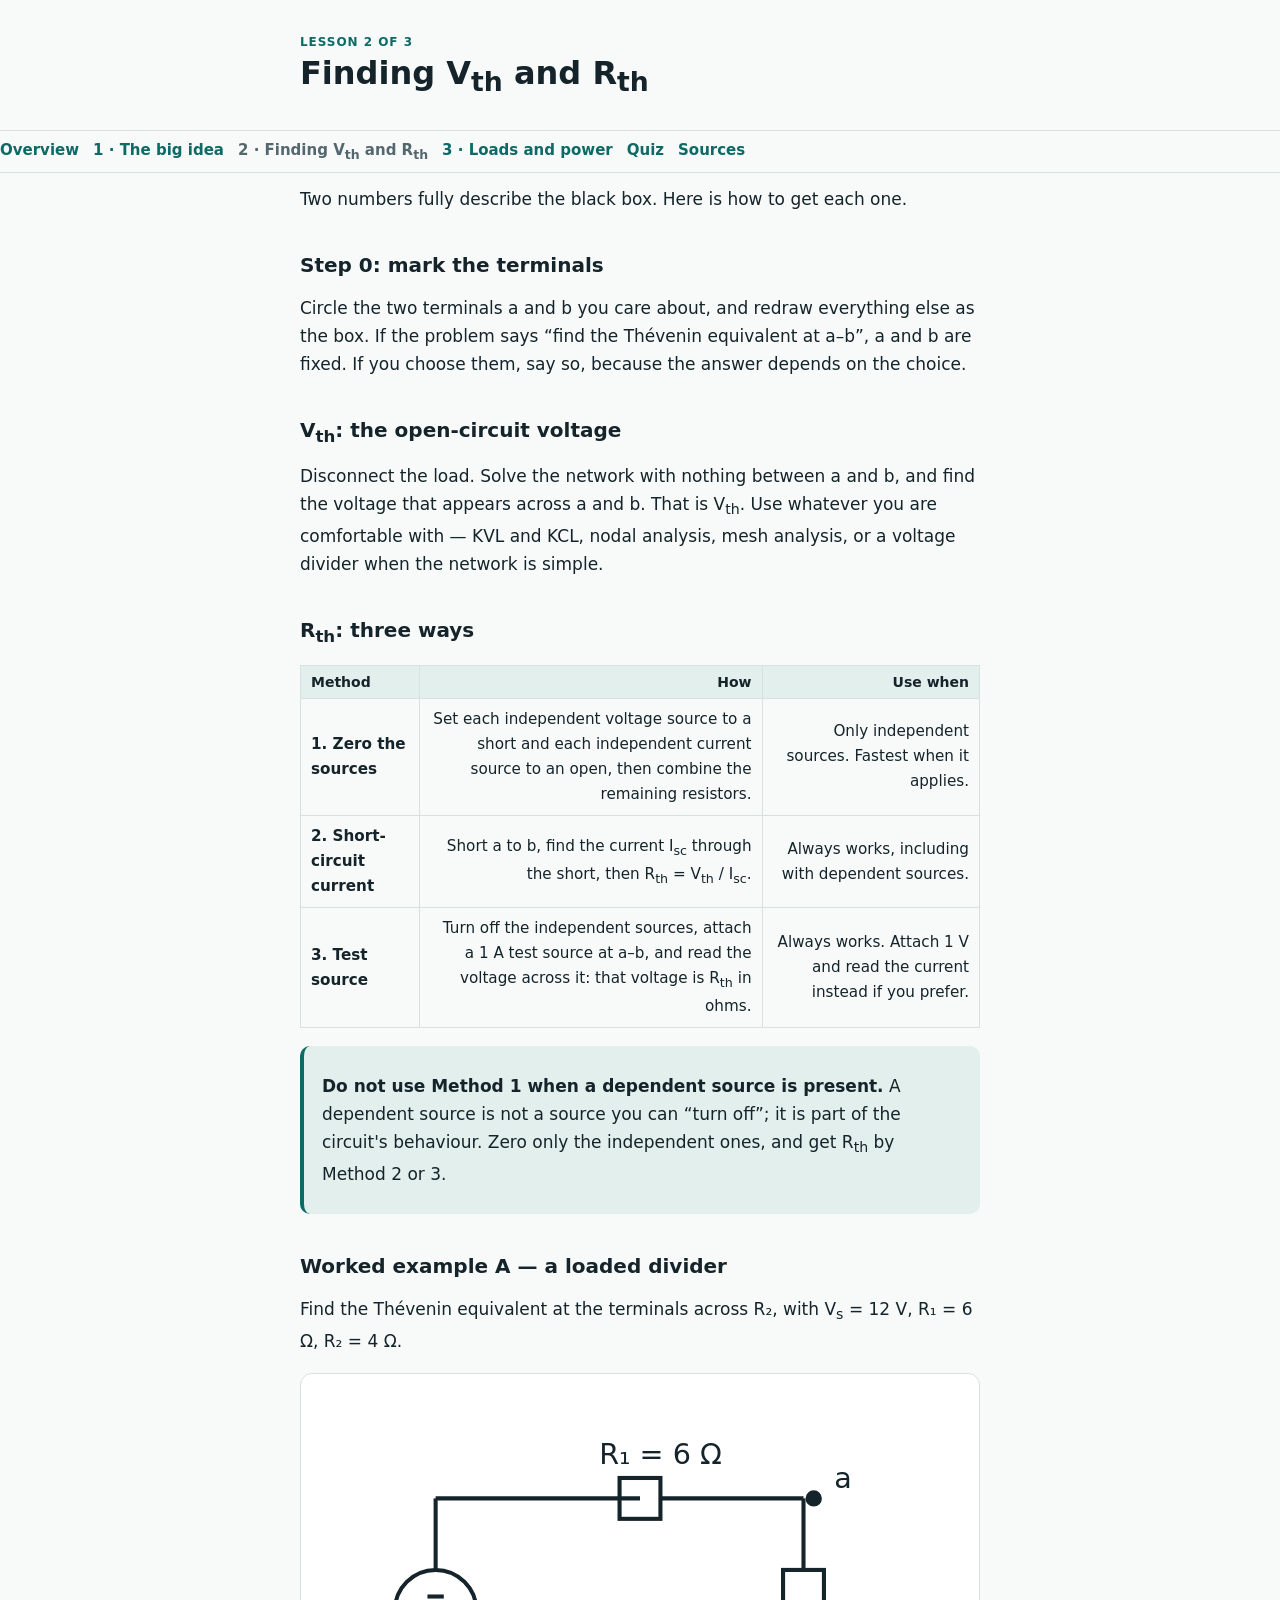
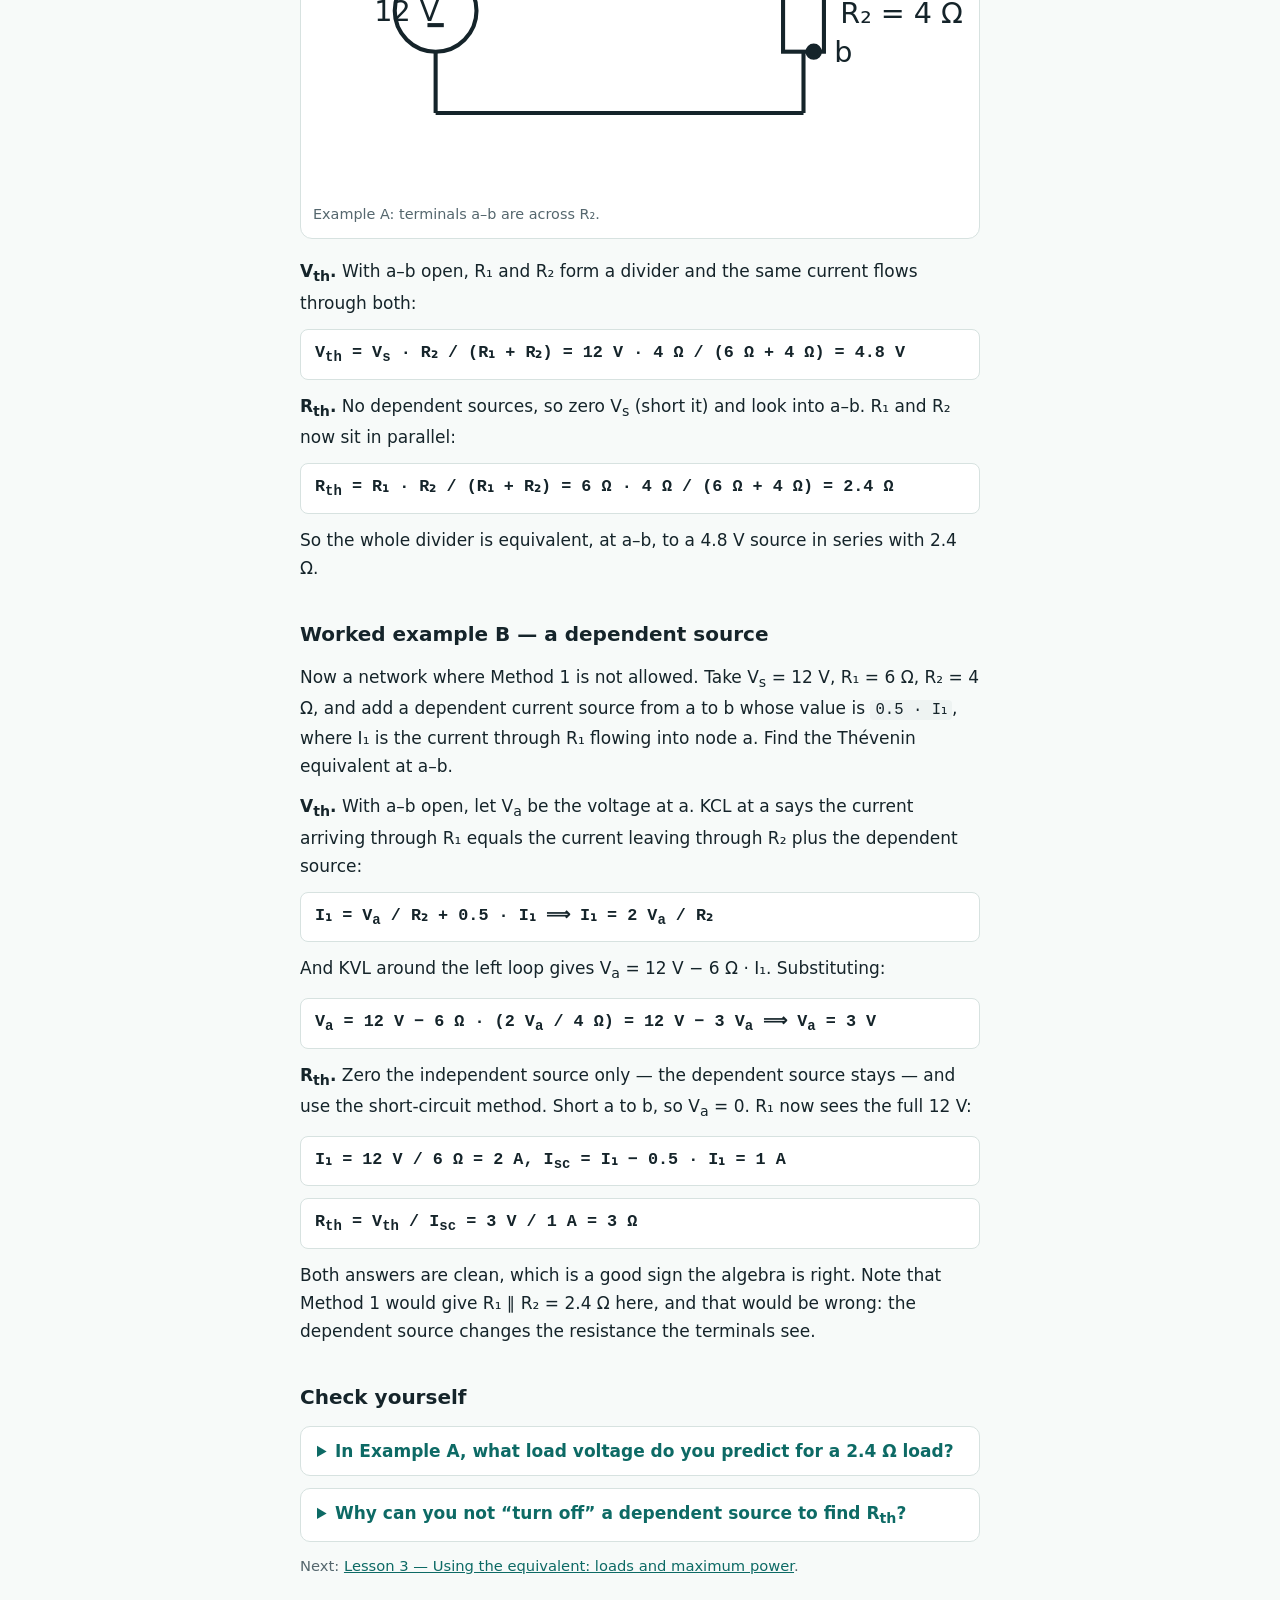
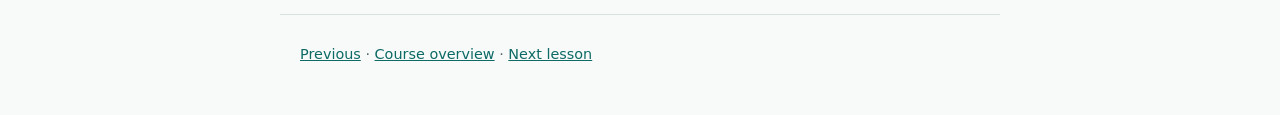
<file: lesson2.html>
<!doctype html>
<html lang="en">
<head>
<meta charset="utf-8">
<meta name="viewport" content="width=device-width, initial-scale=1">
<title>Lesson 2 — Finding V_th and R_th</title>
<link rel="stylesheet" href="style.css">
</head>
<body>
<header class="site">
  <p class="kicker">Lesson 2 of 3</p>
  <h1>Finding V<sub>th</sub> and R<sub>th</sub></h1>
</header>
<nav class="lessons" aria-label="Lessons">
  <a href="index.html">Overview</a>
  <a href="lesson1.html">1 · The big idea</a>
  <a href="lesson2.html" aria-current="page">2 · Finding V<sub>th</sub> and R<sub>th</sub></a>
  <a href="lesson3.html">3 · Loads and power</a>
  <a href="quiz.html">Quiz</a>
  <a href="sources.html">Sources</a>
</nav>
<main>
  <p>Two numbers fully describe the black box. Here is how to get each one.</p>

  <h2>Step 0: mark the terminals</h2>
  <p>Circle the two terminals a and b you care about, and redraw everything else as the box. If the problem says “find the Thévenin equivalent at a–b”, a and b are fixed. If you choose them, say so, because the answer depends on the choice.</p>

  <h2>V<sub>th</sub>: the open-circuit voltage</h2>
  <p>Disconnect the load. Solve the network with nothing between a and b, and find the voltage that appears across a and b. That is V<sub>th</sub>. Use whatever you are comfortable with — KVL and KCL, nodal analysis, mesh analysis, or a voltage divider when the network is simple.</p>

  <h2>R<sub>th</sub>: three ways</h2>
  <table>
    <thead>
      <tr><th>Method</th><th>How</th><th>Use when</th></tr>
    </thead>
    <tbody>
      <tr>
        <td><strong>1. Zero the sources</strong></td>
        <td>Set each independent voltage source to a short and each independent current source to an open, then combine the remaining resistors.</td>
        <td>Only independent sources. Fastest when it applies.</td>
      </tr>
      <tr>
        <td><strong>2. Short-circuit current</strong></td>
        <td>Short a to b, find the current I<sub>sc</sub> through the short, then R<sub>th</sub> = V<sub>th</sub> / I<sub>sc</sub>.</td>
        <td>Always works, including with dependent sources.</td>
      </tr>
      <tr>
        <td><strong>3. Test source</strong></td>
        <td>Turn off the independent sources, attach a 1 A test source at a–b, and read the voltage across it: that voltage is R<sub>th</sub> in ohms.</td>
        <td>Always works. Attach 1 V and read the current instead if you prefer.</td>
      </tr>
    </tbody>
  </table>
  <div class="box">
    <p><strong>Do not use Method 1 when a dependent source is present.</strong> A dependent source is not a source you can “turn off”; it is part of the circuit's behaviour. Zero only the independent ones, and get R<sub>th</sub> by Method 2 or 3.</p>
  </div>

  <h2>Worked example A — a loaded divider</h2>
  <p>Find the Thévenin equivalent at the terminals across R₂, with V<sub>s</sub> = 12 V, R₁ = 6 Ω, R₂ = 4 Ω.</p>
  <figure class="fig">
    <svg viewBox="0 0 320 200" role="img" aria-label="A 12 volt source in series with a 6 ohm resistor and a 4 ohm resistor to ground, with terminals a and b across the 4 ohm resistor.">
      <g fill="none" stroke="currentColor" stroke-width="2">
        <circle cx="60" cy="110" r="20"/>
        <line x1="56" y1="103" x2="64" y2="103"/>
        <line x1="56" y1="117" x2="64" y2="117"/>
        <line x1="60" y1="90" x2="60" y2="55"/>
        <line x1="60" y1="55" x2="160" y2="55"/>
        <rect x="150" y="45" width="20" height="20" fill="none"/>
        <line x1="170" y1="55" x2="240" y2="55"/>
        <line x1="240" y1="55" x2="240" y2="90"/>
        <rect x="230" y="90" width="20" height="40"/>
        <line x1="240" y1="130" x2="240" y2="160"/>
        <line x1="60" y1="130" x2="60" y2="160"/>
        <line x1="60" y1="160" x2="240" y2="160"/>
        <circle cx="245" cy="55" r="3" fill="currentColor"/>
        <circle cx="245" cy="130" r="3" fill="currentColor"/>
      </g>
      <text x="30" y="115" font-size="14" fill="currentColor">12 V</text>
      <text x="140" y="38" font-size="14" fill="currentColor">R₁ = 6 Ω</text>
      <text x="258" y="116" font-size="14" fill="currentColor">R₂ = 4 Ω</text>
      <text x="255" y="50" font-size="14" fill="currentColor">a</text>
      <text x="255" y="135" font-size="14" fill="currentColor">b</text>
    </svg>
    <figcaption>Example A: terminals a–b are across R₂.</figcaption>
  </figure>
  <p><strong>V<sub>th</sub>.</strong> With a–b open, R₁ and R₂ form a divider and the same current flows through both:</p>
  <span class="eq">V<sub>th</sub> = V<sub>s</sub> · R₂ / (R₁ + R₂) = 12 V · 4 Ω / (6 Ω + 4 Ω) = 4.8 V</span>
  <p><strong>R<sub>th</sub>.</strong> No dependent sources, so zero V<sub>s</sub> (short it) and look into a–b. R₁ and R₂ now sit in parallel:</p>
  <span class="eq">R<sub>th</sub> = R₁ · R₂ / (R₁ + R₂) = 6 Ω · 4 Ω / (6 Ω + 4 Ω) = 2.4 Ω</span>
  <p>So the whole divider is equivalent, at a–b, to a 4.8 V source in series with 2.4 Ω.</p>

  <h2>Worked example B — a dependent source</h2>
  <p>Now a network where Method 1 is not allowed. Take V<sub>s</sub> = 12 V, R₁ = 6 Ω, R₂ = 4 Ω, and add a dependent current source from a to b whose value is <code>0.5 · I₁</code>, where I₁ is the current through R₁ flowing into node a. Find the Thévenin equivalent at a–b.</p>
  <p><strong>V<sub>th</sub>.</strong> With a–b open, let V<sub>a</sub> be the voltage at a. KCL at a says the current arriving through R₁ equals the current leaving through R₂ plus the dependent source:</p>
  <span class="eq">I₁ = V<sub>a</sub> / R₂ + 0.5 · I₁   ⟹   I₁ = 2 V<sub>a</sub> / R₂</span>
  <p>And KVL around the left loop gives V<sub>a</sub> = 12 V − 6 Ω · I₁. Substituting:</p>
  <span class="eq">V<sub>a</sub> = 12 V − 6 Ω · (2 V<sub>a</sub> / 4 Ω) = 12 V − 3 V<sub>a</sub>   ⟹   V<sub>a</sub> = 3 V</span>
  <p><strong>R<sub>th</sub>.</strong> Zero the independent source only — the dependent source stays — and use the short-circuit method. Short a to b, so V<sub>a</sub> = 0. R₁ now sees the full 12 V:</p>
  <span class="eq">I₁ = 12 V / 6 Ω = 2 A,   I<sub>sc</sub> = I₁ − 0.5 · I₁ = 1 A</span>
  <span class="eq">R<sub>th</sub> = V<sub>th</sub> / I<sub>sc</sub> = 3 V / 1 A = 3 Ω</span>
  <p>Both answers are clean, which is a good sign the algebra is right. Note that Method 1 would give R₁ ∥ R₂ = 2.4 Ω here, and that would be wrong: the dependent source changes the resistance the terminals see.</p>

  <h2>Check yourself</h2>
  <details>
    <summary>In Example A, what load voltage do you predict for a 2.4 Ω load?</summary>
    <p>The load equals R<sub>th</sub>, so it splits the source evenly: V<sub>L</sub> = V<sub>th</sub> · R<sub>L</sub> / (R<sub>th</sub> + R<sub>L</sub>) = 4.8 V · 2.4 / (2.4 + 2.4) = <strong>2.4 V</strong>. The current is 2.4 V ÷ 2.4 Ω = 1 A. Lesson 3 shows why that particular load is special.</p>
  </details>
  <details>
    <summary>Why can you not “turn off” a dependent source to find R<sub>th</sub>?</summary>
    <p>Because it is not an independent input — its value is set by a voltage or current elsewhere in the circuit. Setting it to zero would change the very currents that control it, so the circuit you analyse would no longer be the one you were given. Zero the independent sources, keep the dependent one, and use the short-circuit or test-source method.</p>
  </details>

  <p class="note">Next: <a href="lesson3.html">Lesson 3 — Using the equivalent: loads and maximum power</a>.</p>
</main>
<footer class="site">
  <p><a href="lesson1.html">Previous</a> · <a href="index.html">Course overview</a> · <a href="lesson3.html">Next lesson</a></p>
</footer>
</body>
</html>
</file>
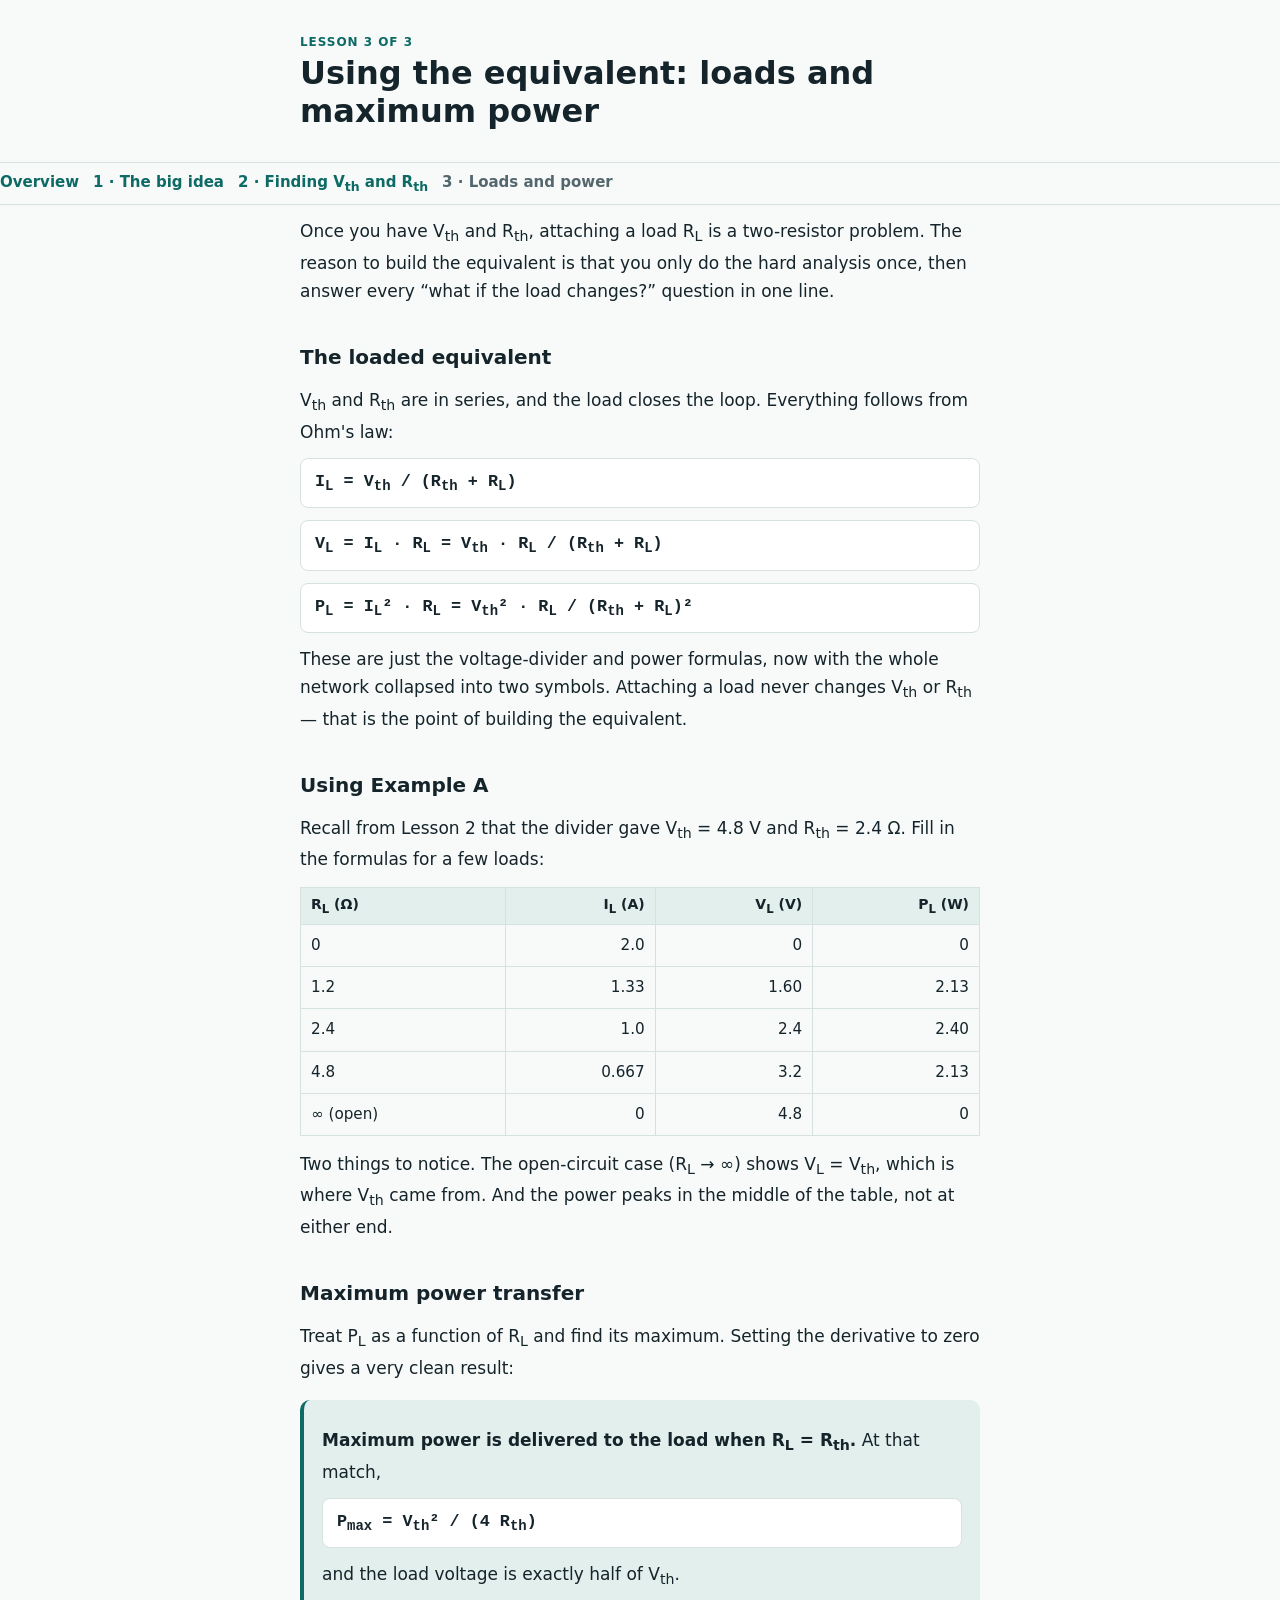
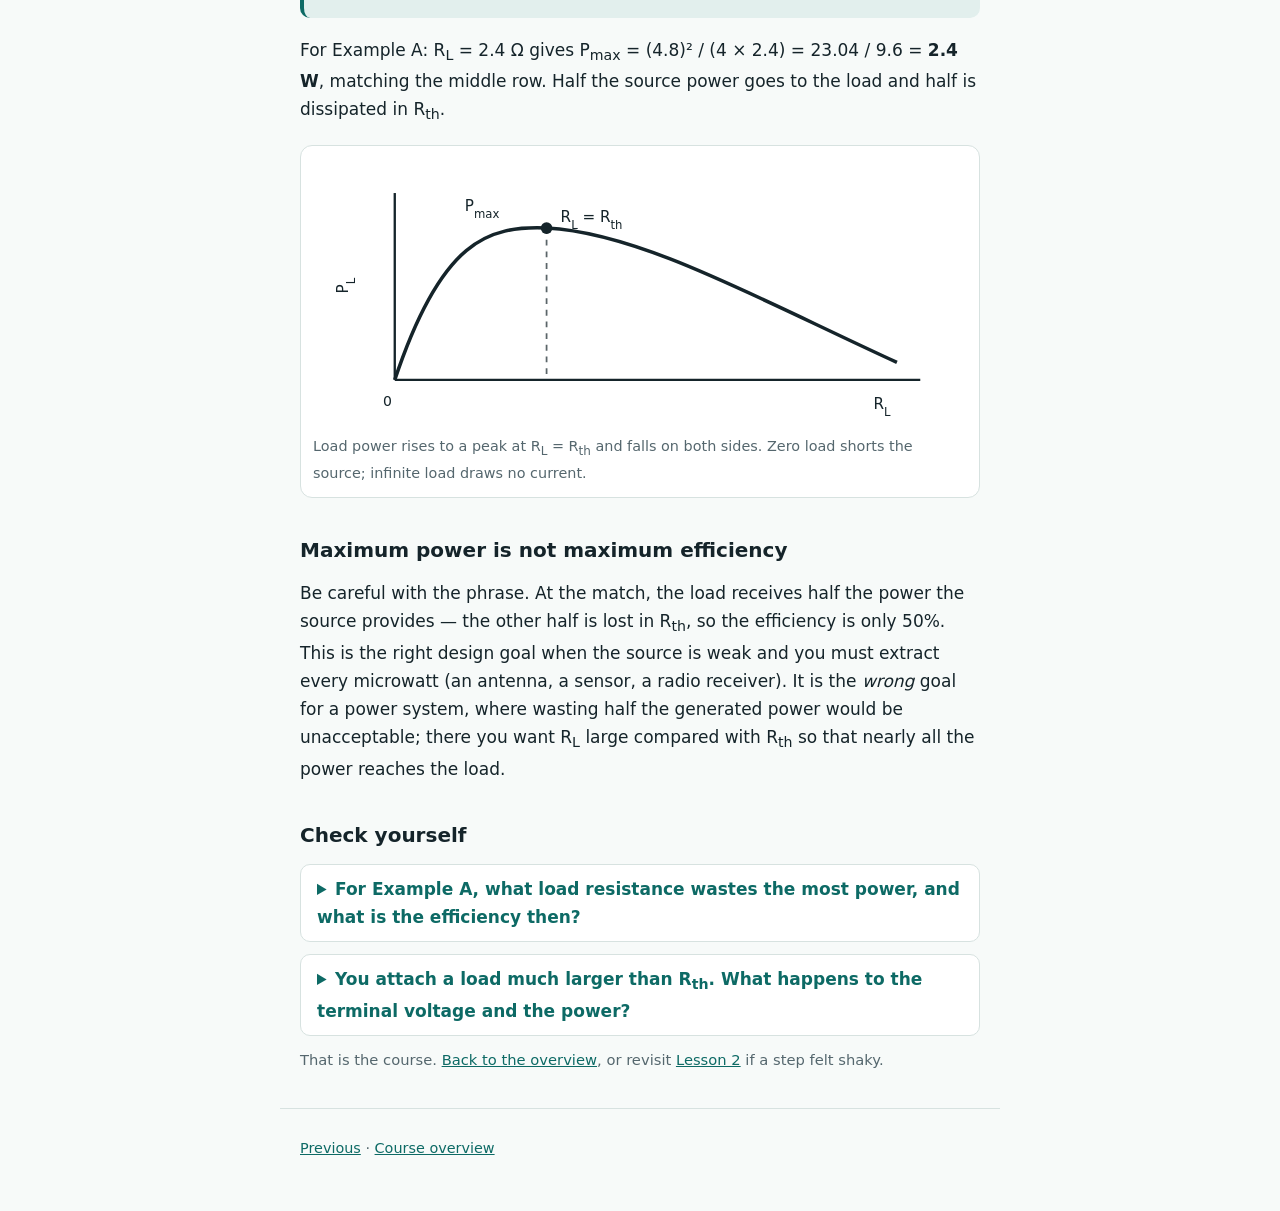
<file: lesson3.html>
<!doctype html>
<html lang="en">
<head>
<meta charset="utf-8">
<meta name="viewport" content="width=device-width, initial-scale=1">
<title>Lesson 3 — Loads and maximum power</title>
<link rel="stylesheet" href="style.css">
</head>
<body>
<header class="site">
  <p class="kicker">Lesson 3 of 3</p>
  <h1>Using the equivalent: loads and maximum power</h1>
</header>
<nav class="lessons" aria-label="Lessons">
  <a href="index.html">Overview</a>
  <a href="lesson1.html">1 · The big idea</a>
  <a href="lesson2.html">2 · Finding V<sub>th</sub> and R<sub>th</sub></a>
  <a href="lesson3.html" aria-current="page">3 · Loads and power</a>
</nav>
<main>
  <p>Once you have V<sub>th</sub> and R<sub>th</sub>, attaching a load R<sub>L</sub> is a two-resistor problem. The reason to build the equivalent is that you only do the hard analysis once, then answer every “what if the load changes?” question in one line.</p>

  <h2>The loaded equivalent</h2>
  <p>V<sub>th</sub> and R<sub>th</sub> are in series, and the load closes the loop. Everything follows from Ohm's law:</p>
  <span class="eq">I<sub>L</sub> = V<sub>th</sub> / (R<sub>th</sub> + R<sub>L</sub>)</span>
  <span class="eq">V<sub>L</sub> = I<sub>L</sub> · R<sub>L</sub> = V<sub>th</sub> · R<sub>L</sub> / (R<sub>th</sub> + R<sub>L</sub>)</span>
  <span class="eq">P<sub>L</sub> = I<sub>L</sub>² · R<sub>L</sub> = V<sub>th</sub>² · R<sub>L</sub> / (R<sub>th</sub> + R<sub>L</sub>)²</span>
  <p>These are just the voltage-divider and power formulas, now with the whole network collapsed into two symbols. Attaching a load never changes V<sub>th</sub> or R<sub>th</sub> — that is the point of building the equivalent.</p>

  <h2>Using Example A</h2>
  <p>Recall from Lesson 2 that the divider gave V<sub>th</sub> = 4.8 V and R<sub>th</sub> = 2.4 Ω. Fill in the formulas for a few loads:</p>
  <table>
    <thead>
      <tr><th>R<sub>L</sub> (Ω)</th><th>I<sub>L</sub> (A)</th><th>V<sub>L</sub> (V)</th><th>P<sub>L</sub> (W)</th></tr>
    </thead>
    <tbody>
      <tr><td>0</td><td>2.0</td><td>0</td><td>0</td></tr>
      <tr><td>1.2</td><td>1.33</td><td>1.60</td><td>2.13</td></tr>
      <tr><td>2.4</td><td>1.0</td><td>2.4</td><td>2.40</td></tr>
      <tr><td>4.8</td><td>0.667</td><td>3.2</td><td>2.13</td></tr>
      <tr><td>∞ (open)</td><td>0</td><td>4.8</td><td>0</td></tr>
    </tbody>
  </table>
  <p>Two things to notice. The open-circuit case (R<sub>L</sub> → ∞) shows V<sub>L</sub> = V<sub>th</sub>, which is where V<sub>th</sub> came from. And the power peaks in the middle of the table, not at either end.</p>

  <h2>Maximum power transfer</h2>
  <p>Treat P<sub>L</sub> as a function of R<sub>L</sub> and find its maximum. Setting the derivative to zero gives a very clean result:</p>
  <div class="box">
    <p><strong>Maximum power is delivered to the load when R<sub>L</sub> = R<sub>th</sub>.</strong> At that match,</p>
    <span class="eq">P<sub>max</sub> = V<sub>th</sub>² / (4 R<sub>th</sub>)</span>
    <p>and the load voltage is exactly half of V<sub>th</sub>.</p>
  </div>
  <p>For Example A: R<sub>L</sub> = 2.4 Ω gives P<sub>max</sub> = (4.8)² / (4 × 2.4) = 23.04 / 9.6 = <strong>2.4 W</strong>, matching the middle row. Half the source power goes to the load and half is dissipated in R<sub>th</sub>.</p>
  <figure class="fig">
    <svg viewBox="0 0 560 230" role="img" aria-label="A curve of load power against load resistance, peaking where the load resistance equals the Thevenin resistance.">
      <!-- axes -->
      <g fill="none" stroke="currentColor" stroke-width="2">
        <line x1="70" y1="30" x2="70" y2="190"/>
        <line x1="70" y1="190" x2="520" y2="190"/>
      </g>
      <!-- curve: P ~ R/(2.4+R)^2 normalised, peak at R=2.4 -->
      <path d="M70,190 C110,70 150,58 200,60 C280,64 380,120 500,175"
            fill="none" stroke="currentColor" stroke-width="3"/>
      <!-- peak guide -->
      <line x1="200" y1="60" x2="200" y2="190" stroke="currentColor" stroke-width="1.5" stroke-dasharray="5 5" stroke-opacity="0.7"/>
      <circle cx="200" cy="60" r="5" fill="currentColor"/>
      <text x="130" y="45" font-size="13" fill="currentColor">P<tspan baseline-shift="sub" font-size="10">max</tspan></text>
      <text x="212" y="55" font-size="13" fill="currentColor">R<tspan baseline-shift="sub" font-size="10">L</tspan> = R<tspan baseline-shift="sub" font-size="10">th</tspan></text>
      <text x="24" y="110" font-size="13" fill="currentColor" transform="rotate(-90 30 110)">P<tspan baseline-shift="sub" font-size="10">L</tspan></text>
      <text x="480" y="215" font-size="13" fill="currentColor">R<tspan baseline-shift="sub" font-size="10">L</tspan></text>
      <text x="60" y="212" font-size="12" fill="currentColor">0</text>
    </svg>
    <figcaption>Load power rises to a peak at R<sub>L</sub> = R<sub>th</sub> and falls on both sides. Zero load shorts the source; infinite load draws no current.</figcaption>
  </figure>

  <h2>Maximum power is not maximum efficiency</h2>
  <p>Be careful with the phrase. At the match, the load receives half the power the source provides — the other half is lost in R<sub>th</sub>, so the efficiency is only 50%. This is the right design goal when the source is weak and you must extract every microwatt (an antenna, a sensor, a radio receiver). It is the <em>wrong</em> goal for a power system, where wasting half the generated power would be unacceptable; there you want R<sub>L</sub> large compared with R<sub>th</sub> so that nearly all the power reaches the load.</p>

  <h2>Check yourself</h2>
  <details>
    <summary>For Example A, what load resistance wastes the most power, and what is the efficiency then?</summary>
    <p>Maximum <em>waste</em> in R<sub>th</sub> happens at the same match, R<sub>L</sub> = R<sub>th</sub> = 2.4 Ω. Both resistors then carry 1 A and dissipate 2.4 W each, so the source delivers 4.8 W total and the efficiency is 50% — the worst case for a power supply.</p>
  </details>
  <details>
    <summary>You attach a load much larger than R<sub>th</sub>. What happens to the terminal voltage and the power?</summary>
    <p>The terminal voltage rises toward V<sub>th</sub> (little drop across R<sub>th</sub>), but the current falls, so the power also falls — the load is not matched, so it extracts less than P<sub>max</sub>. Efficiency, however, is high: nearly all the source power reaches the load. Large R<sub>L</sub> is good for efficiency, poor for power transfer.</p>
  </details>

  <p class="note">That is the course. <a href="index.html">Back to the overview</a>, or revisit <a href="lesson2.html">Lesson 2</a> if a step felt shaky.</p>
</main>
<footer class="site">
  <p><a href="lesson2.html">Previous</a> · <a href="index.html">Course overview</a></p>
</footer>
</body>
</html>
</file>
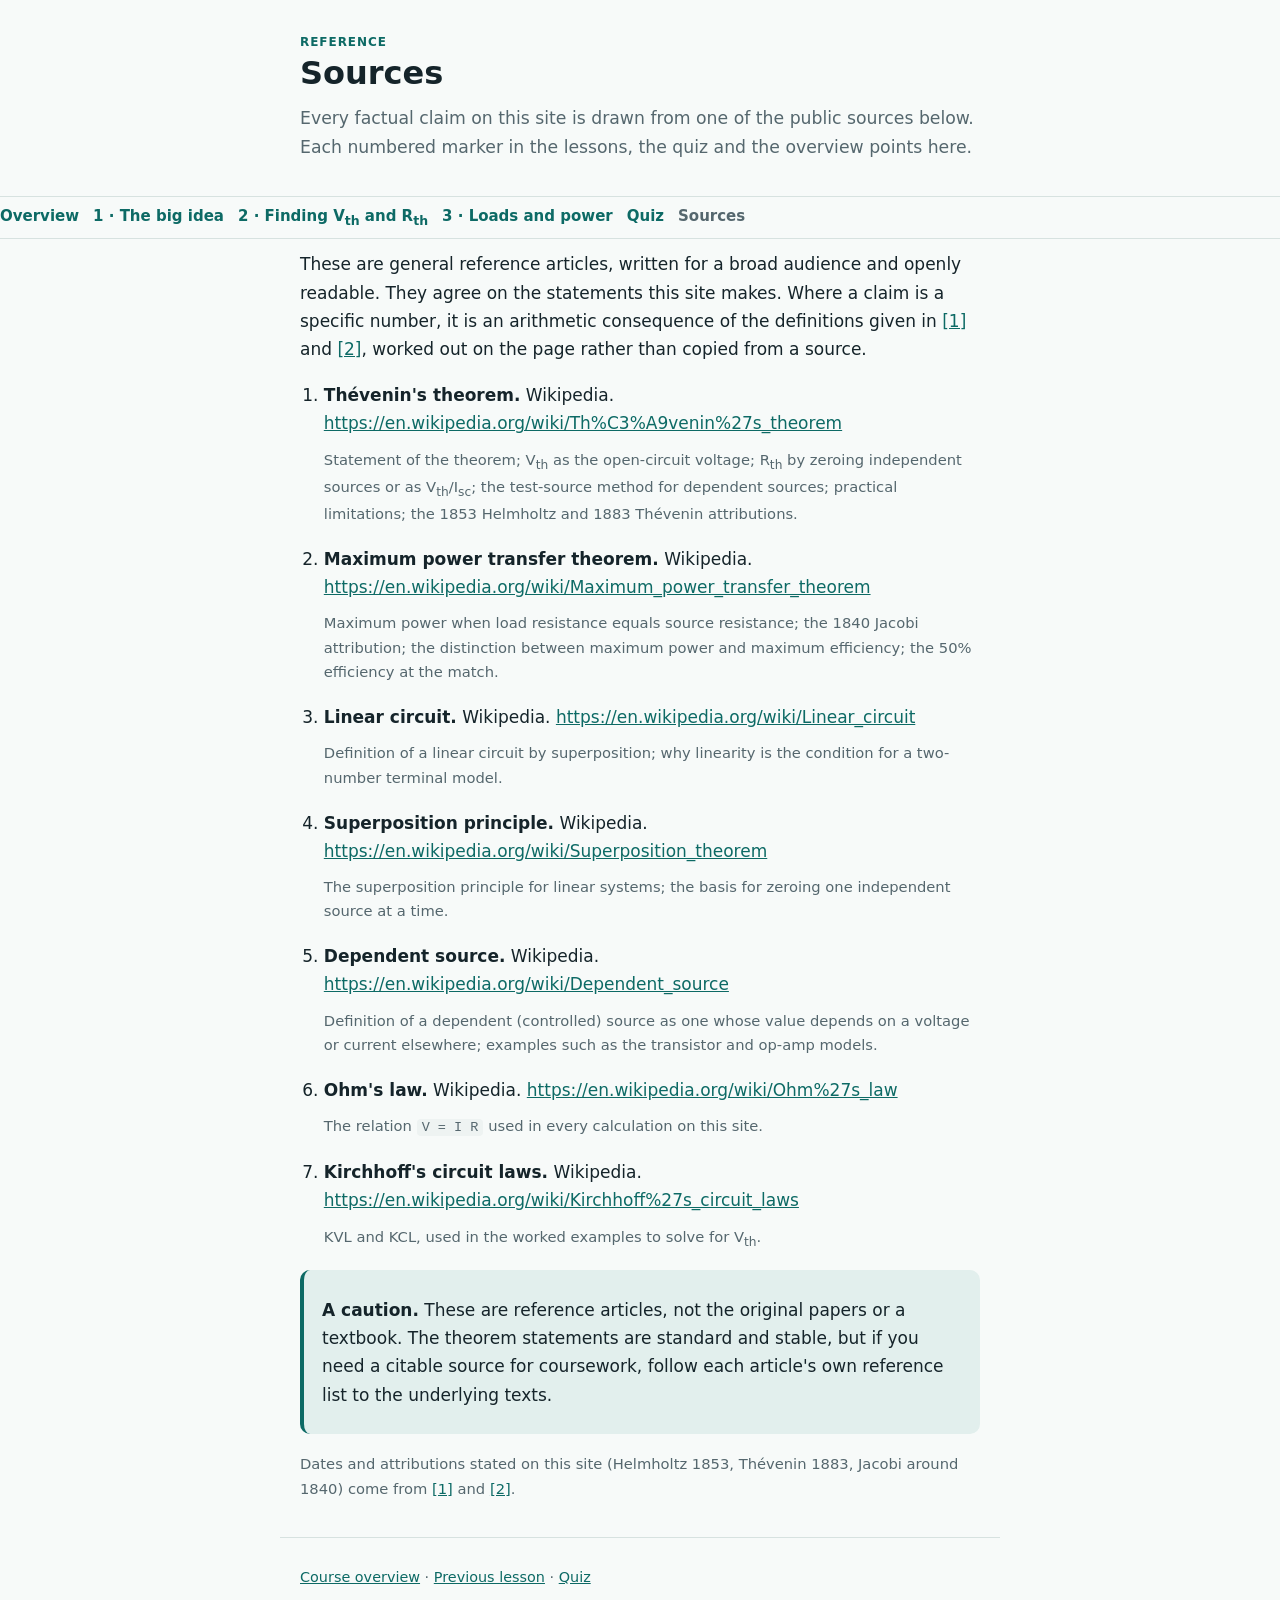
<file: sources.html>
<!doctype html>
<html lang="en">
<head>
<meta charset="utf-8">
<meta name="viewport" content="width=device-width, initial-scale=1">
<title>Sources — Thévenin Equivalents</title>
<link rel="stylesheet" href="style.css">
</head>
<body>
<header class="site">
  <p class="kicker">Reference</p>
  <h1>Sources</h1>
  <p class="lede">Every factual claim on this site is drawn from one of the public sources below. Each numbered marker in the lessons, the quiz and the overview points here.</p>
</header>
<nav class="lessons" aria-label="Lessons">
  <a href="index.html">Overview</a>
  <a href="lesson1.html">1 · The big idea</a>
  <a href="lesson2.html">2 · Finding V<sub>th</sub> and R<sub>th</sub></a>
  <a href="lesson3.html">3 · Loads and power</a>
  <a href="quiz.html">Quiz</a>
  <a href="sources.html" aria-current="page">Sources</a>
</nav>
<main>
  <p>These are general reference articles, written for a broad audience and openly readable. They agree on the statements this site makes. Where a claim is a specific number, it is an arithmetic consequence of the definitions given in <a href="#s1">[1]</a> and <a href="#s2">[2]</a>, worked out on the page rather than copied from a source.</p>

  <ol class="src-list">
    <li id="s1">
      <span class="src-title">Thévenin's theorem.</span> Wikipedia.
      <a href="https://en.wikipedia.org/wiki/Th%C3%A9venin%27s_theorem">https://en.wikipedia.org/wiki/Th%C3%A9venin%27s_theorem</a>
      <p class="note">Statement of the theorem; V<sub>th</sub> as the open-circuit voltage; R<sub>th</sub> by zeroing independent sources or as V<sub>th</sub>/I<sub>sc</sub>; the test-source method for dependent sources; practical limitations; the 1853 Helmholtz and 1883 Thévenin attributions.</p>
    </li>
    <li id="s2">
      <span class="src-title">Maximum power transfer theorem.</span> Wikipedia.
      <a href="https://en.wikipedia.org/wiki/Maximum_power_transfer_theorem">https://en.wikipedia.org/wiki/Maximum_power_transfer_theorem</a>
      <p class="note">Maximum power when load resistance equals source resistance; the 1840 Jacobi attribution; the distinction between maximum power and maximum efficiency; the 50% efficiency at the match.</p>
    </li>
    <li id="s3">
      <span class="src-title">Linear circuit.</span> Wikipedia.
      <a href="https://en.wikipedia.org/wiki/Linear_circuit">https://en.wikipedia.org/wiki/Linear_circuit</a>
      <p class="note">Definition of a linear circuit by superposition; why linearity is the condition for a two-number terminal model.</p>
    </li>
    <li id="s4">
      <span class="src-title">Superposition principle.</span> Wikipedia.
      <a href="https://en.wikipedia.org/wiki/Superposition_theorem">https://en.wikipedia.org/wiki/Superposition_theorem</a>
      <p class="note">The superposition principle for linear systems; the basis for zeroing one independent source at a time.</p>
    </li>
    <li id="s5">
      <span class="src-title">Dependent source.</span> Wikipedia.
      <a href="https://en.wikipedia.org/wiki/Dependent_source">https://en.wikipedia.org/wiki/Dependent_source</a>
      <p class="note">Definition of a dependent (controlled) source as one whose value depends on a voltage or current elsewhere; examples such as the transistor and op-amp models.</p>
    </li>
    <li id="s6">
      <span class="src-title">Ohm's law.</span> Wikipedia.
      <a href="https://en.wikipedia.org/wiki/Ohm%27s_law">https://en.wikipedia.org/wiki/Ohm%27s_law</a>
      <p class="note">The relation <code>V = I R</code> used in every calculation on this site.</p>
    </li>
    <li id="s7">
      <span class="src-title">Kirchhoff's circuit laws.</span> Wikipedia.
      <a href="https://en.wikipedia.org/wiki/Kirchhoff%27s_circuit_laws">https://en.wikipedia.org/wiki/Kirchhoff%27s_circuit_laws</a>
      <p class="note">KVL and KCL, used in the worked examples to solve for V<sub>th</sub>.</p>
    </li>
  </ol>

  <div class="box">
    <p><strong>A caution.</strong> These are reference articles, not the original papers or a textbook. The theorem statements are standard and stable, but if you need a citable source for coursework, follow each article's own reference list to the underlying texts.</p>
  </div>

  <p class="note">Dates and attributions stated on this site (Helmholtz 1853, Thévenin 1883, Jacobi around 1840) come from <a href="#s1">[1]</a> and <a href="#s2">[2]</a>.</p>
</main>
<footer class="site">
  <p><a href="index.html">Course overview</a> · <a href="lesson3.html">Previous lesson</a> · <a href="quiz.html">Quiz</a></p>
</footer>
</body>
</html>
</file>
<file: style.css>
:root{
  --ink:#15242a;
  --muted:#55676e;
  --accent:#0d6a65;
  --accent-soft:#e2efed;
  --bg:#f7faf9;
  --card:#ffffff;
  --line:#d7e2e0;
  --warn:#7a2a1d;
}
*{box-sizing:border-box}
html{-webkit-text-size-adjust:100%}
body{
  margin:0;
  background:var(--bg);
  color:var(--ink);
  font:17px/1.65 system-ui,-apple-system,"Segoe UI",Roboto,sans-serif;
}
header.site,main,footer.site{max-width:720px;margin:0 auto;padding:0 20px}
header.site{padding-top:36px;padding-bottom:8px}
.kicker{
  margin:0 0 6px;color:var(--accent);font:700 12px/1 system-ui,sans-serif;
  letter-spacing:.08em;text-transform:uppercase;
}
h1{font-size:2rem;line-height:1.2;margin:.1em 0 .3em}
h2{font-size:1.25rem;margin:1.8em 0 .5em}
h3{font-size:1.05rem;margin:1.4em 0 .4em}
p{margin:.7em 0}
.lede{font-size:1.08rem;color:var(--muted)}
a{color:var(--accent)}
a:hover{text-decoration-thickness:2px}
nav.lessons{
  display:flex;gap:14px;flex-wrap:wrap;margin:14px 0 4px;padding:10px 0;
  border-top:1px solid var(--line);border-bottom:1px solid var(--line);
  font:600 15px system-ui,sans-serif;
}
nav.lessons a{text-decoration:none}
nav.lessons a[aria-current="page"]{color:var(--muted)}
ol.lessons{list-style:none;padding:0;margin:16px 0}
ol.lessons li{
  background:var(--card);border:1px solid var(--line);border-radius:12px;
  padding:14px 16px;margin:10px 0;
}
ol.lessons .num{color:var(--accent);font:700 13px system-ui,sans-serif;letter-spacing:.04em}
ol.lessons a{font-weight:600;text-decoration:none}
ol.lessons p{margin:.25em 0 0;color:var(--muted);font-size:.95rem}
.box{
  background:var(--accent-soft);border-left:4px solid var(--accent);
  border-radius:10px;padding:14px 18px;margin:18px 0;
}
.box h2,.box h3{margin-top:.1em}
.eq{
  display:block;margin:12px 0;padding:10px 14px;background:var(--card);
  border:1px solid var(--line);border-radius:8px;
  font:600 1.05rem/1.5 ui-monospace,"SF Mono",Menlo,Consolas,monospace;
}
figure.fig{margin:18px 0;padding:12px;background:var(--card);border:1px solid var(--line);border-radius:12px}
figure.fig svg{display:block;width:100%;height:auto;color:var(--ink)}
figcaption{color:var(--muted);font-size:.9rem;margin-top:8px}
details{
  background:var(--card);border:1px solid var(--line);border-radius:10px;
  padding:10px 16px;margin:12px 0;
}
details summary{cursor:pointer;font-weight:600;color:var(--accent)}
details[open] summary{margin-bottom:6px}
table{border-collapse:collapse;width:100%;margin:14px 0;font-size:.95rem}
th,td{border:1px solid var(--line);padding:8px 10px;text-align:right}
th:first-child,td:first-child{text-align:left}
th{background:var(--accent-soft);font:600 14px system-ui,sans-serif}
code{font-family:ui-monospace,"SF Mono",Menlo,Consolas,monospace;font-size:.92em;background:#eef3f2;padding:1px 5px;border-radius:4px}
ul,ol.body{padding-left:1.3em}
li{margin:.3em 0}
.note{color:var(--muted);font-size:.92rem}
.warn{color:var(--warn);font-weight:600}
footer.site{margin-top:36px;padding:18px 20px 40px;border-top:1px solid var(--line);color:var(--muted);font-size:.9rem}
sup.src{font-size:.72em}
sup.src a{text-decoration:none}
ol.src-list{padding-left:1.4em}
ol.src-list>li{margin:1.1em 0}
.src-title{font-weight:600}
.q{background:var(--card);border:1px solid var(--line);border-radius:12px;padding:14px 18px;margin:16px 0}
.q h3{margin-top:.1em}
.pull-quote{margin:20px 0;padding:10px 18px;border-left:4px solid var(--accent);background:var(--accent-soft);border-radius:0 10px 10px 0;font-style:italic}
@media (prefers-color-scheme:dark){
  :root{--ink:#e3ecec;--muted:#94a7ac;--accent:#62c4ba;--accent-soft:#17353a;--bg:#0f191d;--card:#152328;--line:#27383e;--warn:#f0a898}
  code{background:#1c2c31}
}
</file>
